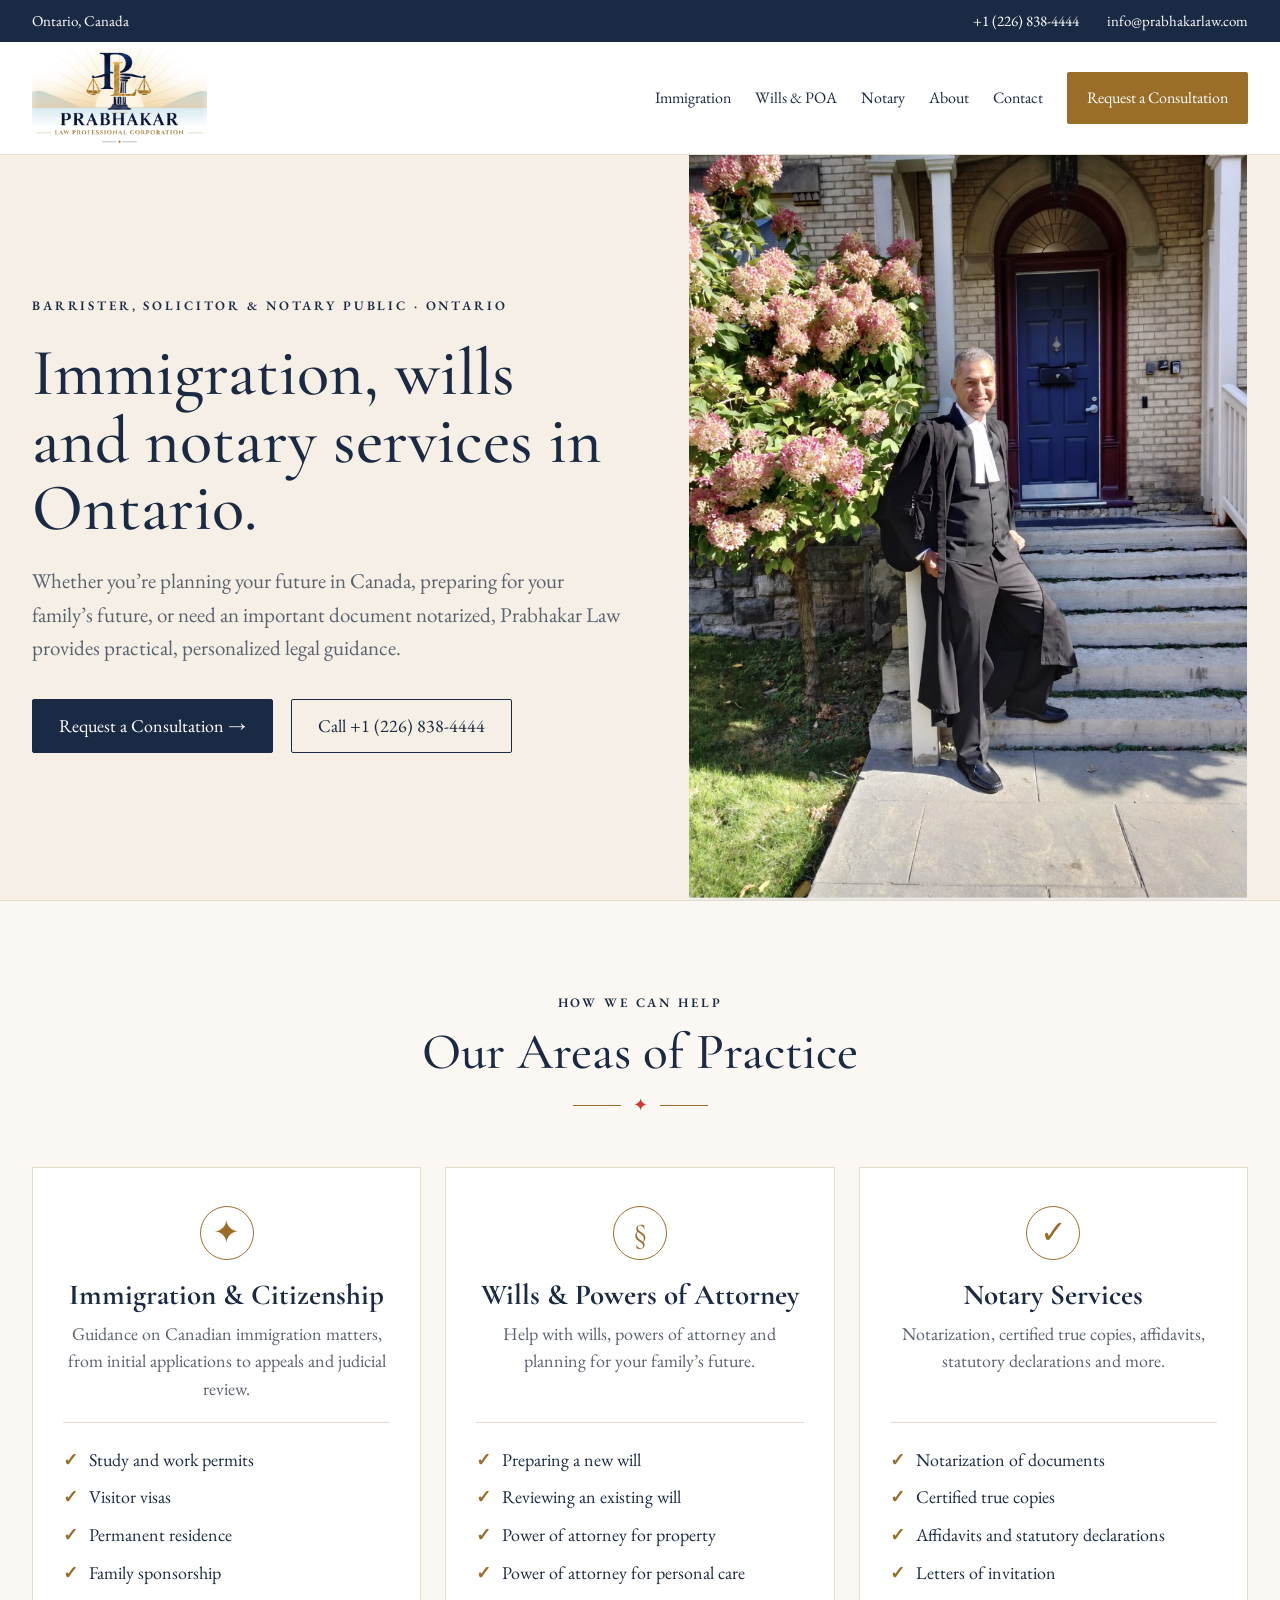
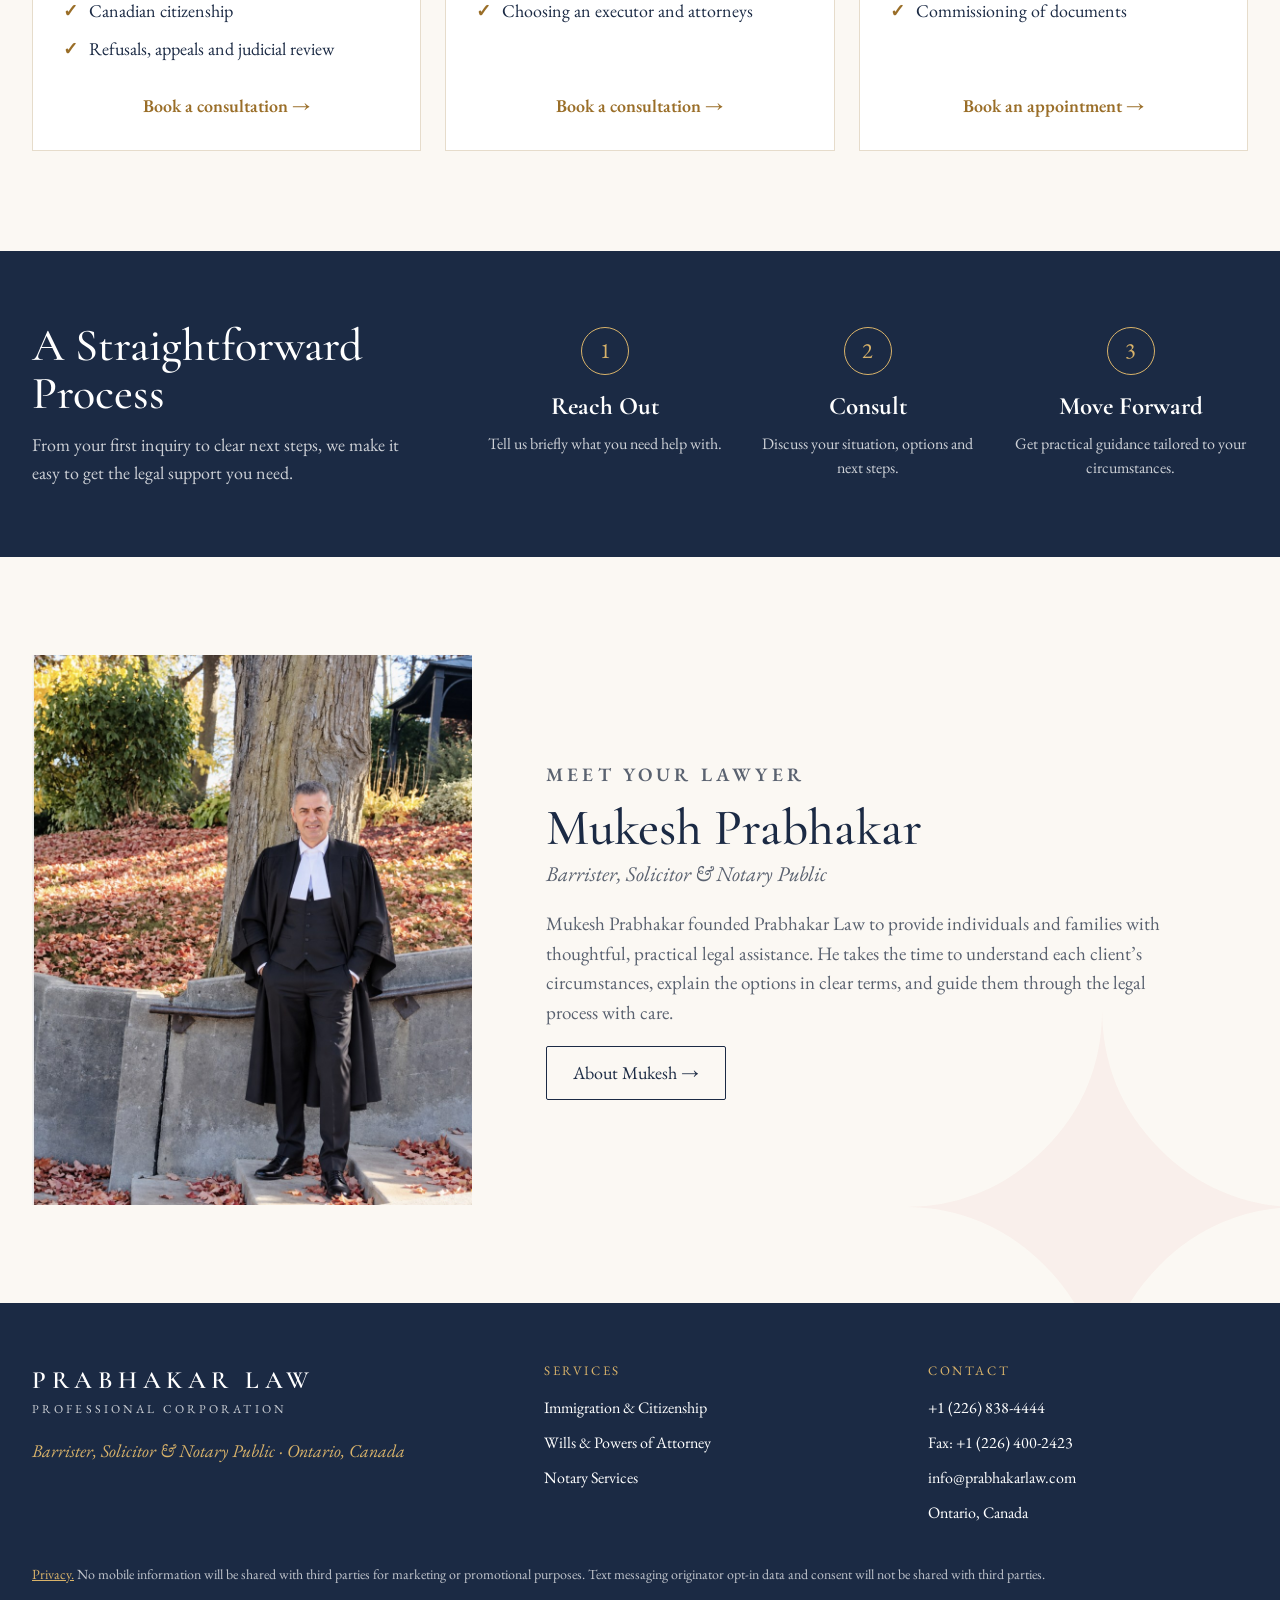
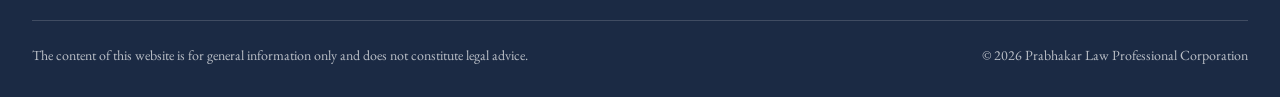
<file: index.html>
<!doctype html>
<html lang="en">
  <head>
    <meta charset="utf-8" />
    <meta name="viewport" content="width=device-width, initial-scale=1" />
    <meta name="description" content="Prabhakar Law Professional Corporation provides immigration, wills, powers of attorney and notary services in Ontario." />
    <title>Prabhakar Law Professional Corporation | Ontario Lawyer</title>
    <link rel="icon" href="assets/images/favicon.svg" type="image/svg+xml" />
    <link rel="preconnect" href="https://fonts.googleapis.com" />
    <link rel="preconnect" href="https://fonts.gstatic.com" crossorigin />
    <link href="https://fonts.googleapis.com/css2?family=Cormorant+Garamond:ital,wght@0,500;0,600;1,500&family=EB+Garamond:ital,wght@0,400;0,500;0,600;1,400&display=swap" rel="stylesheet" />
    <link rel="stylesheet" href="assets/css/styles.css" />
  </head>
  <body>
    <a class="skip-link" href="#main">Skip to main content</a>
    <div class="topbar">
      <div class="container topbar__inner"><span>Ontario, Canada</span><div class="topbar__group"><a href="tel:+12268384444">+1 (226) 838-4444</a><a href="mailto:info@prabhakarlaw.com">info@prabhakarlaw.com</a></div></div>
    </div>
    <header class="site-header">
      <div class="container site-header__inner">
        <a class="brand" href="index.html"><img src="assets/images/logo.jpg" alt="Prabhakar Law Professional Corporation" /></a>
        <button class="nav-toggle" type="button" aria-label="Toggle navigation" aria-expanded="false" data-nav-toggle><span></span></button>
        <nav class="site-nav" aria-label="Primary" data-site-nav>
          <a href="index.html#immigration">Immigration</a><a href="index.html#wills">Wills &amp; POA</a><a href="index.html#notary">Notary</a><a href="about.html">About</a><a href="contact.html">Contact</a><a class="button button--gold" href="contact.html">Request a Consultation</a>
        </nav>
      </div>
    </header>

    <main id="main">
      <section class="hero">
        <div class="container hero__inner">
          <div class="hero__content">
            <p class="eyebrow">Barrister, Solicitor &amp; Notary Public · Ontario</p>
            <h1>Immigration, wills and notary services in Ontario.</h1>
            <p class="hero__lead">Whether you’re planning your future in Canada, preparing for your family’s future, or need an important document notarized, Prabhakar Law provides practical, personalized legal guidance.</p>
            <div class="hero__actions"><a class="button" href="contact.html">Request a Consultation →</a><a class="button button--outline" href="tel:+12268384444">Call +1 (226) 838-4444</a></div>
          </div>
          <div class="hero__media"><img src="assets/images/hero-mukesh.jpg" alt="Mukesh Prabhakar in barrister's robes outside his office" /></div>
        </div>
      </section>

      <section class="services" aria-labelledby="services-title">
        <div class="container">
          <div class="section-heading"><p class="eyebrow">How we can help</p><h2 class="section-title" id="services-title">Our Areas of Practice</h2><div class="ornament" aria-hidden="true">✦</div></div>
          <div class="cards">
            <article class="service-card" id="immigration"><div class="service-icon" aria-hidden="true">✦</div><h3>Immigration &amp; Citizenship</h3><p>Guidance on Canadian immigration matters, from initial applications to appeals and judicial review.</p><ul class="check-list"><li>Study and work permits</li><li>Visitor visas</li><li>Permanent residence</li><li>Family sponsorship</li><li>Canadian citizenship</li><li>Refusals, appeals and judicial review</li></ul><a class="text-link" href="contact.html">Book a consultation →</a></article>
            <article class="service-card" id="wills"><div class="service-icon" aria-hidden="true">§</div><h3>Wills &amp; Powers of Attorney</h3><p>Help with wills, powers of attorney and planning for your family’s future.</p><ul class="check-list"><li>Preparing a new will</li><li>Reviewing an existing will</li><li>Power of attorney for property</li><li>Power of attorney for personal care</li><li>Choosing an executor and attorneys</li></ul><a class="text-link" href="contact.html">Book a consultation →</a></article>
            <article class="service-card" id="notary"><div class="service-icon" aria-hidden="true">✓</div><h3>Notary Services</h3><p>Notarization, certified true copies, affidavits, statutory declarations and more.</p><ul class="check-list"><li>Notarization of documents</li><li>Certified true copies</li><li>Affidavits and statutory declarations</li><li>Letters of invitation</li><li>Commissioning of documents</li></ul><a class="text-link" href="contact.html">Book an appointment →</a></article>
          </div>
        </div>
      </section>

      <section class="process">
        <div class="container process__inner"><div><h2>A Straightforward Process</h2><p>From your first inquiry to clear next steps, we make it easy to get the legal support you need.</p></div><div class="steps"><article class="step"><span class="step__number">1</span><h3>Reach Out</h3><p>Tell us briefly what you need help with.</p></article><article class="step"><span class="step__number">2</span><h3>Consult</h3><p>Discuss your situation, options and next steps.</p></article><article class="step"><span class="step__number">3</span><h3>Move Forward</h3><p>Get practical guidance tailored to your circumstances.</p></article></div></div>
      </section>

      <section class="profile">
        <div class="container profile__inner"><img class="profile__photo" src="assets/images/mukesh-portrait.jpg" alt="Mukesh Prabhakar in court dress" /><div class="profile__content"><p class="eyebrow">Meet your lawyer</p><h2 class="section-title">Mukesh Prabhakar</h2><span class="profile__role">Barrister, Solicitor &amp; Notary Public</span><p>Mukesh Prabhakar founded Prabhakar Law to provide individuals and families with thoughtful, practical legal assistance. He takes the time to understand each client’s circumstances, explain the options in clear terms, and guide them through the legal process with care.</p><a class="button button--outline" href="about.html">About Mukesh →</a></div></div>
      </section>
    </main>

    <footer class="site-footer"><div class="container footer-main"><div class="footer-grid"><div><div class="footer-brand">PRABHAKAR LAW</div><div class="footer-subbrand">PROFESSIONAL CORPORATION</div><p class="footer-tagline">Barrister, Solicitor &amp; Notary Public · Ontario, Canada</p></div><div><span class="footer-heading">Services</span><div class="footer-links"><a href="#immigration">Immigration &amp; Citizenship</a><a href="#wills">Wills &amp; Powers of Attorney</a><a href="#notary">Notary Services</a></div></div><div><span class="footer-heading">Contact</span><div class="footer-links"><a href="tel:+12268384444">+1 (226) 838-4444</a><span>Fax: +1 (226) 400-2423</span><a href="mailto:info@prabhakarlaw.com">info@prabhakarlaw.com</a><span>Ontario, Canada</span></div></div></div><p class="footer-privacy"><a href="privacy.html">Privacy.</a> No mobile information will be shared with third parties for marketing or promotional purposes. Text messaging originator opt-in data and consent will not be shared with third parties.</p></div><div class="container footer-bottom"><span>The content of this website is for general information only and does not constitute legal advice.</span><span>© <span data-year></span> Prabhakar Law Professional Corporation</span></div></footer>
    <script src="assets/js/main.js"></script>
  </body>
</html>
</file>
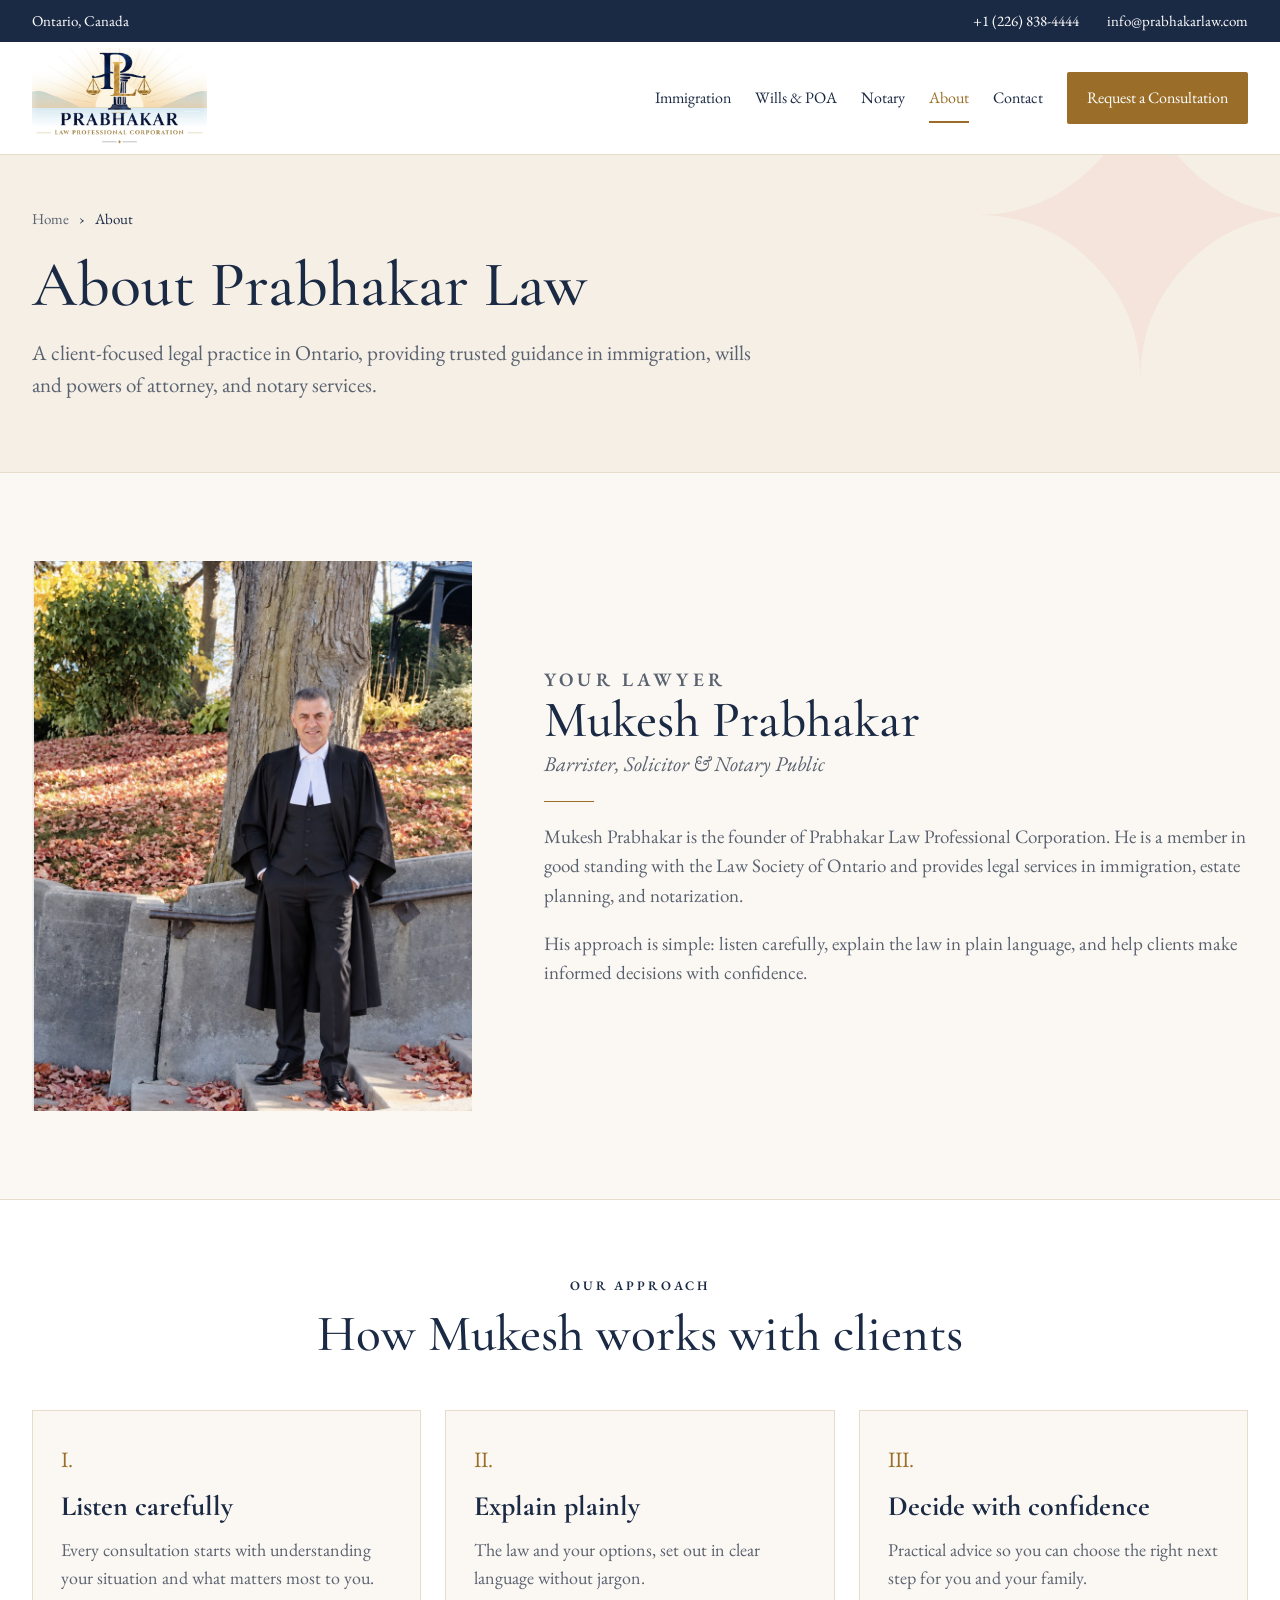
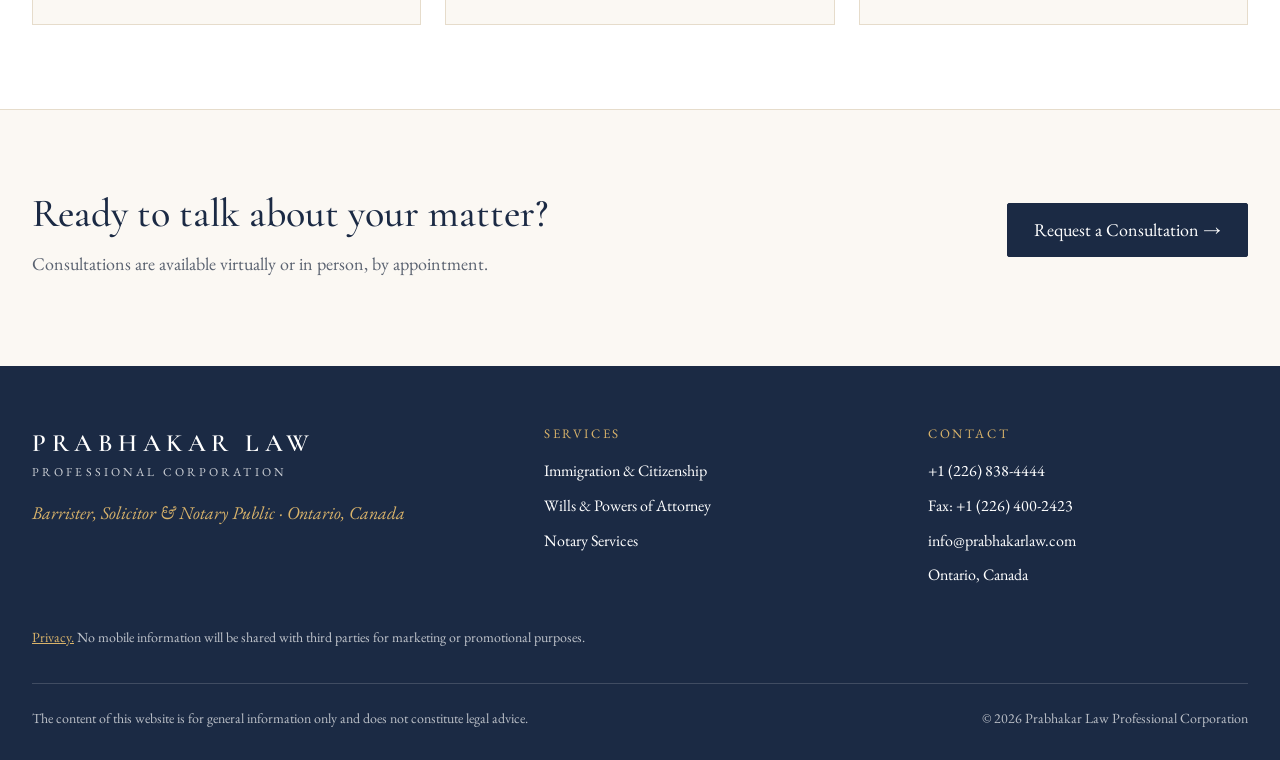
<file: about.html>
<!doctype html>
<html lang="en">
  <head>
    <meta charset="utf-8" /><meta name="viewport" content="width=device-width, initial-scale=1" />
    <meta name="description" content="Learn about Mukesh Prabhakar and the client-focused approach at Prabhakar Law Professional Corporation." />
    <title>About | Prabhakar Law Professional Corporation</title>
    <link rel="icon" href="assets/images/favicon.svg" type="image/svg+xml" />
    <link rel="preconnect" href="https://fonts.googleapis.com" /><link rel="preconnect" href="https://fonts.gstatic.com" crossorigin />
    <link href="https://fonts.googleapis.com/css2?family=Cormorant+Garamond:ital,wght@0,500;0,600;1,500&family=EB+Garamond:ital,wght@0,400;0,500;0,600;1,400&display=swap" rel="stylesheet" /><link rel="stylesheet" href="assets/css/styles.css" />
  </head>
  <body>
    <a class="skip-link" href="#main">Skip to main content</a>
    <div class="topbar"><div class="container topbar__inner"><span>Ontario, Canada</span><div class="topbar__group"><a href="tel:+12268384444">+1 (226) 838-4444</a><a href="mailto:info@prabhakarlaw.com">info@prabhakarlaw.com</a></div></div></div>
    <header class="site-header"><div class="container site-header__inner"><a class="brand" href="index.html"><img src="assets/images/logo.jpg" alt="Prabhakar Law Professional Corporation" /></a><button class="nav-toggle" type="button" aria-label="Toggle navigation" aria-expanded="false" data-nav-toggle><span></span></button><nav class="site-nav" aria-label="Primary" data-site-nav><a href="index.html#immigration">Immigration</a><a href="index.html#wills">Wills &amp; POA</a><a href="index.html#notary">Notary</a><a href="about.html" aria-current="page">About</a><a href="contact.html">Contact</a><a class="button button--gold" href="contact.html">Request a Consultation</a></nav></div></header>
    <main id="main">
      <section class="page-hero"><div class="container page-hero__inner"><nav class="breadcrumb" aria-label="Breadcrumb"><a href="index.html">Home</a><span aria-hidden="true">›</span><span aria-current="page">About</span></nav><h1>About Prabhakar Law</h1><p>A client-focused legal practice in Ontario, providing trusted guidance in immigration, wills and powers of attorney, and notary services.</p></div></section>
      <section class="about-bio"><div class="container about-bio__inner"><img src="assets/images/mukesh-portrait.jpg" alt="Mukesh Prabhakar in court dress" /><div class="about-bio__copy"><p class="eyebrow">Your lawyer</p><h2 class="section-title">Mukesh Prabhakar</h2><span class="profile__role">Barrister, Solicitor &amp; Notary Public</span><div class="gold-rule"></div><p>Mukesh Prabhakar is the founder of Prabhakar Law Professional Corporation. He is a member in good standing with the Law Society of Ontario and provides legal services in immigration, estate planning, and notarization.</p><p>His approach is simple: listen carefully, explain the law in plain language, and help clients make informed decisions with confidence.</p></div></div></section>
      <section class="values"><div class="container"><div class="section-heading"><p class="eyebrow">Our approach</p><h2 class="section-title">How Mukesh works with clients</h2></div><div class="value-grid"><article class="value-card"><span>I.</span><h3>Listen carefully</h3><p>Every consultation starts with understanding your situation and what matters most to you.</p></article><article class="value-card"><span>II.</span><h3>Explain plainly</h3><p>The law and your options, set out in clear language without jargon.</p></article><article class="value-card"><span>III.</span><h3>Decide with confidence</h3><p>Practical advice so you can choose the right next step for you and your family.</p></article></div></div></section>
      <section class="cta"><div class="container cta__inner"><div><h2>Ready to talk about your matter?</h2><p>Consultations are available virtually or in person, by appointment.</p></div><a class="button" href="contact.html">Request a Consultation →</a></div></section>
    </main>
    <footer class="site-footer"><div class="container footer-main"><div class="footer-grid"><div><div class="footer-brand">PRABHAKAR LAW</div><div class="footer-subbrand">PROFESSIONAL CORPORATION</div><p class="footer-tagline">Barrister, Solicitor &amp; Notary Public · Ontario, Canada</p></div><div><span class="footer-heading">Services</span><div class="footer-links"><a href="index.html#immigration">Immigration &amp; Citizenship</a><a href="index.html#wills">Wills &amp; Powers of Attorney</a><a href="index.html#notary">Notary Services</a></div></div><div><span class="footer-heading">Contact</span><div class="footer-links"><a href="tel:+12268384444">+1 (226) 838-4444</a><span>Fax: +1 (226) 400-2423</span><a href="mailto:info@prabhakarlaw.com">info@prabhakarlaw.com</a><span>Ontario, Canada</span></div></div></div><p class="footer-privacy"><a href="privacy.html">Privacy.</a> No mobile information will be shared with third parties for marketing or promotional purposes.</p></div><div class="container footer-bottom"><span>The content of this website is for general information only and does not constitute legal advice.</span><span>© <span data-year></span> Prabhakar Law Professional Corporation</span></div></footer>
    <script src="assets/js/main.js"></script>
  </body>
</html>
</file>
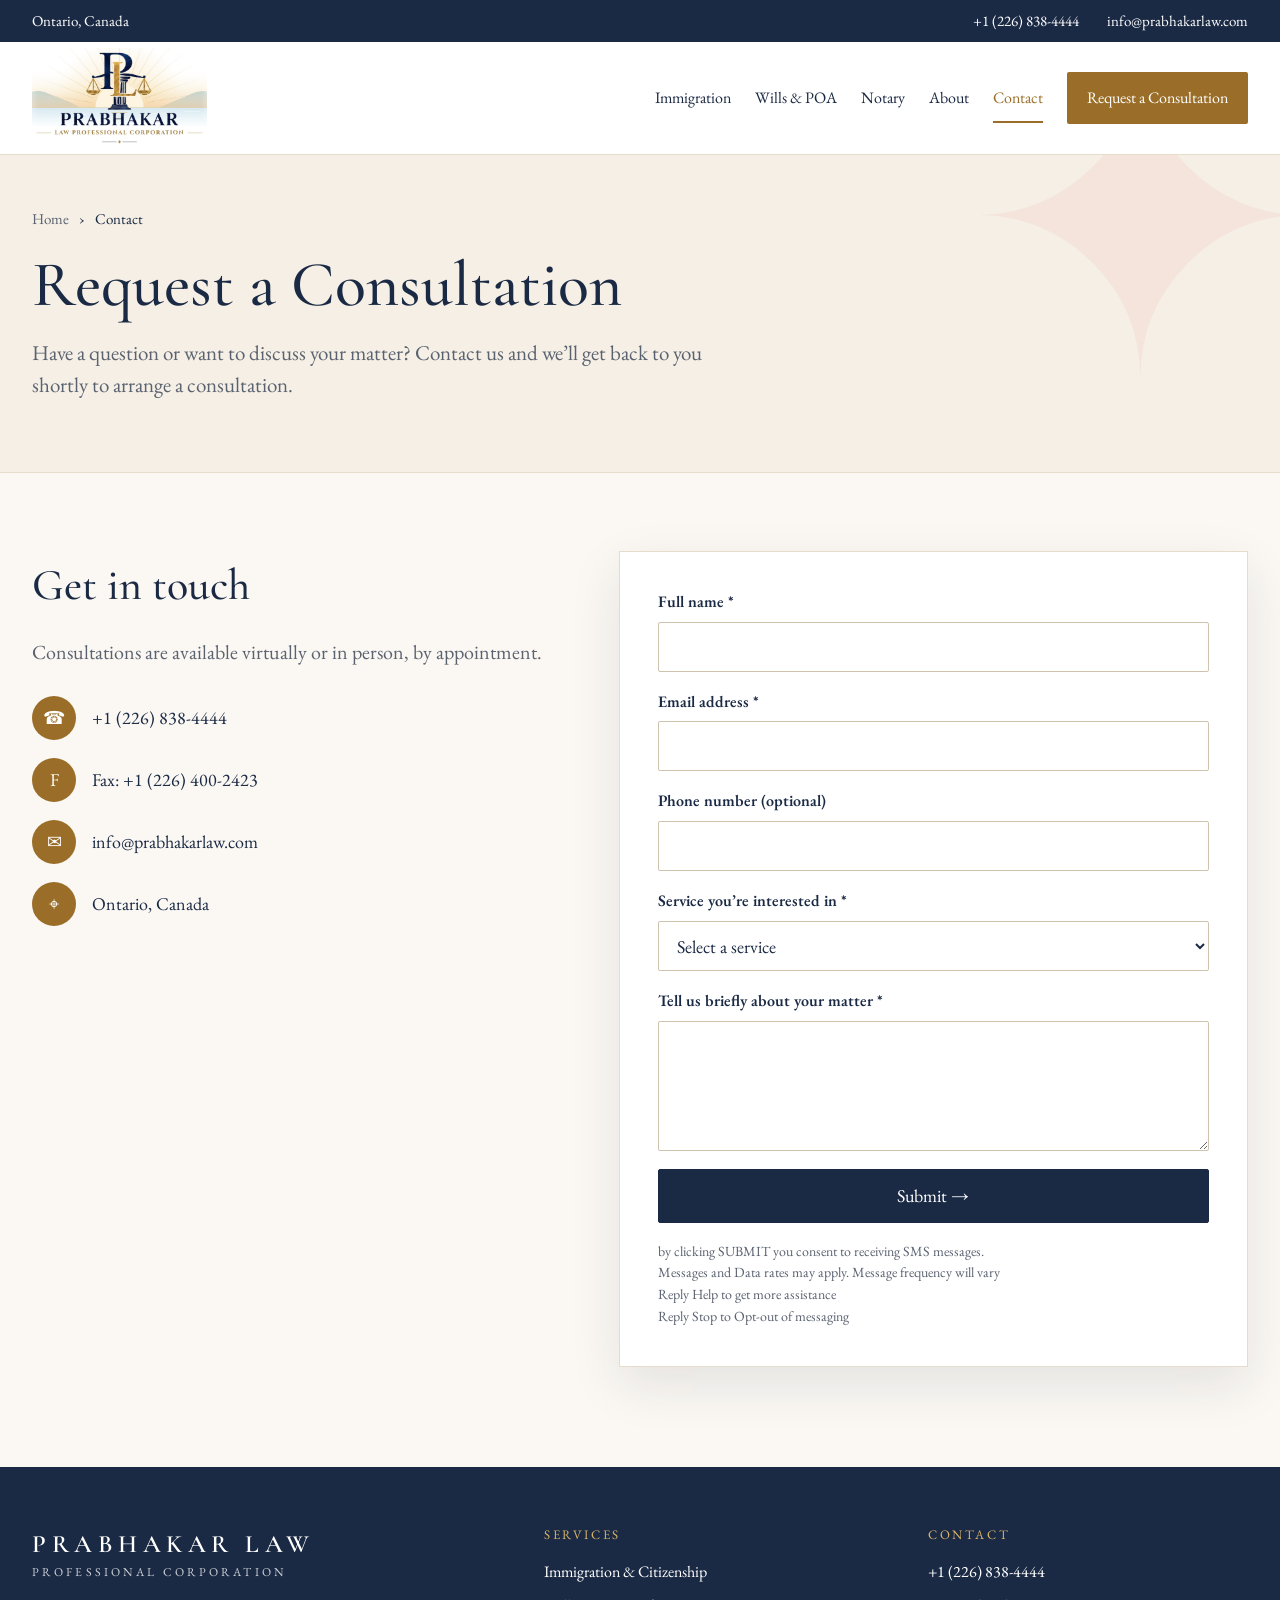
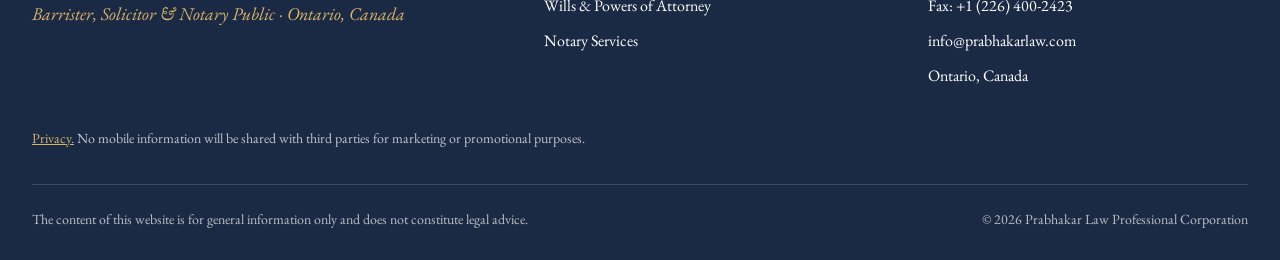
<file: contact.html>
<!doctype html>
<html lang="en">
  <head>
    <meta charset="utf-8" /><meta name="viewport" content="width=device-width, initial-scale=1" />
    <meta name="description" content="Contact Prabhakar Law Professional Corporation to request a consultation." />
    <title>Contact | Prabhakar Law Professional Corporation</title>
    <link rel="icon" href="assets/images/favicon.svg" type="image/svg+xml" />
    <link rel="preconnect" href="https://fonts.googleapis.com" /><link rel="preconnect" href="https://fonts.gstatic.com" crossorigin />
    <link href="https://fonts.googleapis.com/css2?family=Cormorant+Garamond:ital,wght@0,500;0,600;1,500&family=EB+Garamond:ital,wght@0,400;0,500;0,600;1,400&display=swap" rel="stylesheet" /><link rel="stylesheet" href="assets/css/styles.css" />
  </head>
  <body>
    <a class="skip-link" href="#main">Skip to main content</a>
    <div class="topbar"><div class="container topbar__inner"><span>Ontario, Canada</span><div class="topbar__group"><a href="tel:+12268384444">+1 (226) 838-4444</a><a href="mailto:info@prabhakarlaw.com">info@prabhakarlaw.com</a></div></div></div>
    <header class="site-header"><div class="container site-header__inner"><a class="brand" href="index.html"><img src="assets/images/logo.jpg" alt="Prabhakar Law Professional Corporation" /></a><button class="nav-toggle" type="button" aria-label="Toggle navigation" aria-expanded="false" data-nav-toggle><span></span></button><nav class="site-nav" aria-label="Primary" data-site-nav><a href="index.html#immigration">Immigration</a><a href="index.html#wills">Wills &amp; POA</a><a href="index.html#notary">Notary</a><a href="about.html">About</a><a href="contact.html" aria-current="page">Contact</a><a class="button button--gold" href="contact.html">Request a Consultation</a></nav></div></header>
    <main id="main">
      <section class="page-hero"><div class="container page-hero__inner"><nav class="breadcrumb" aria-label="Breadcrumb"><a href="index.html">Home</a><span aria-hidden="true">›</span><span aria-current="page">Contact</span></nav><h1>Request a Consultation</h1><p>Have a question or want to discuss your matter? Contact us and we’ll get back to you shortly to arrange a consultation.</p></div></section>
      <section class="contact"><div class="container contact__grid"><div><h2>Get in touch</h2><p class="contact__intro">Consultations are available virtually or in person, by appointment.</p><div class="contact-list"><a class="contact-item" href="tel:+12268384444"><span class="contact-item__icon" aria-hidden="true">☎</span><span>+1 (226) 838-4444</span></a><div class="contact-item"><span class="contact-item__icon" aria-hidden="true">F</span><span>Fax: +1 (226) 400-2423</span></div><a class="contact-item" href="mailto:info@prabhakarlaw.com"><span class="contact-item__icon" aria-hidden="true">✉</span><span>info@prabhakarlaw.com</span></a><div class="contact-item"><span class="contact-item__icon" aria-hidden="true">⌖</span><span>Ontario, Canada</span></div></div></div>
        <form class="contact-form" data-contact-form><div class="field"><label for="name">Full name *</label><input id="name" name="name" type="text" autocomplete="name" required /></div><div class="field"><label for="email">Email address *</label><input id="email" name="email" type="email" autocomplete="email" required /></div><div class="field"><label for="phone">Phone number (optional)</label><input id="phone" name="phone" type="tel" autocomplete="tel" /></div><div class="field"><label for="service">Service you’re interested in *</label><select id="service" name="service" required><option value="">Select a service</option><option>Immigration &amp; Citizenship</option><option>Wills &amp; Powers of Attorney</option><option>Notary Services</option><option>Something else</option></select></div><div class="field"><label for="message">Tell us briefly about your matter *</label><textarea id="message" name="message" required></textarea></div><button class="button" type="submit">Submit →</button><div class="form-consent"><p>by clicking SUBMIT you consent to receiving SMS messages.</p><p>Messages and Data rates may apply. Message frequency will vary</p><p>Reply Help to get more assistance</p><p>Reply Stop to Opt-out of messaging</p></div><p class="form-status" role="status" data-form-status></p></form>
      </div></section>
    </main>
    <footer class="site-footer"><div class="container footer-main"><div class="footer-grid"><div><div class="footer-brand">PRABHAKAR LAW</div><div class="footer-subbrand">PROFESSIONAL CORPORATION</div><p class="footer-tagline">Barrister, Solicitor &amp; Notary Public · Ontario, Canada</p></div><div><span class="footer-heading">Services</span><div class="footer-links"><a href="index.html#immigration">Immigration &amp; Citizenship</a><a href="index.html#wills">Wills &amp; Powers of Attorney</a><a href="index.html#notary">Notary Services</a></div></div><div><span class="footer-heading">Contact</span><div class="footer-links"><a href="tel:+12268384444">+1 (226) 838-4444</a><span>Fax: +1 (226) 400-2423</span><a href="mailto:info@prabhakarlaw.com">info@prabhakarlaw.com</a><span>Ontario, Canada</span></div></div></div><p class="footer-privacy"><a href="privacy.html">Privacy.</a> No mobile information will be shared with third parties for marketing or promotional purposes.</p></div><div class="container footer-bottom"><span>The content of this website is for general information only and does not constitute legal advice.</span><span>© <span data-year></span> Prabhakar Law Professional Corporation</span></div></footer>
    <script src="assets/js/main.js"></script>
  </body>
</html>
</file>
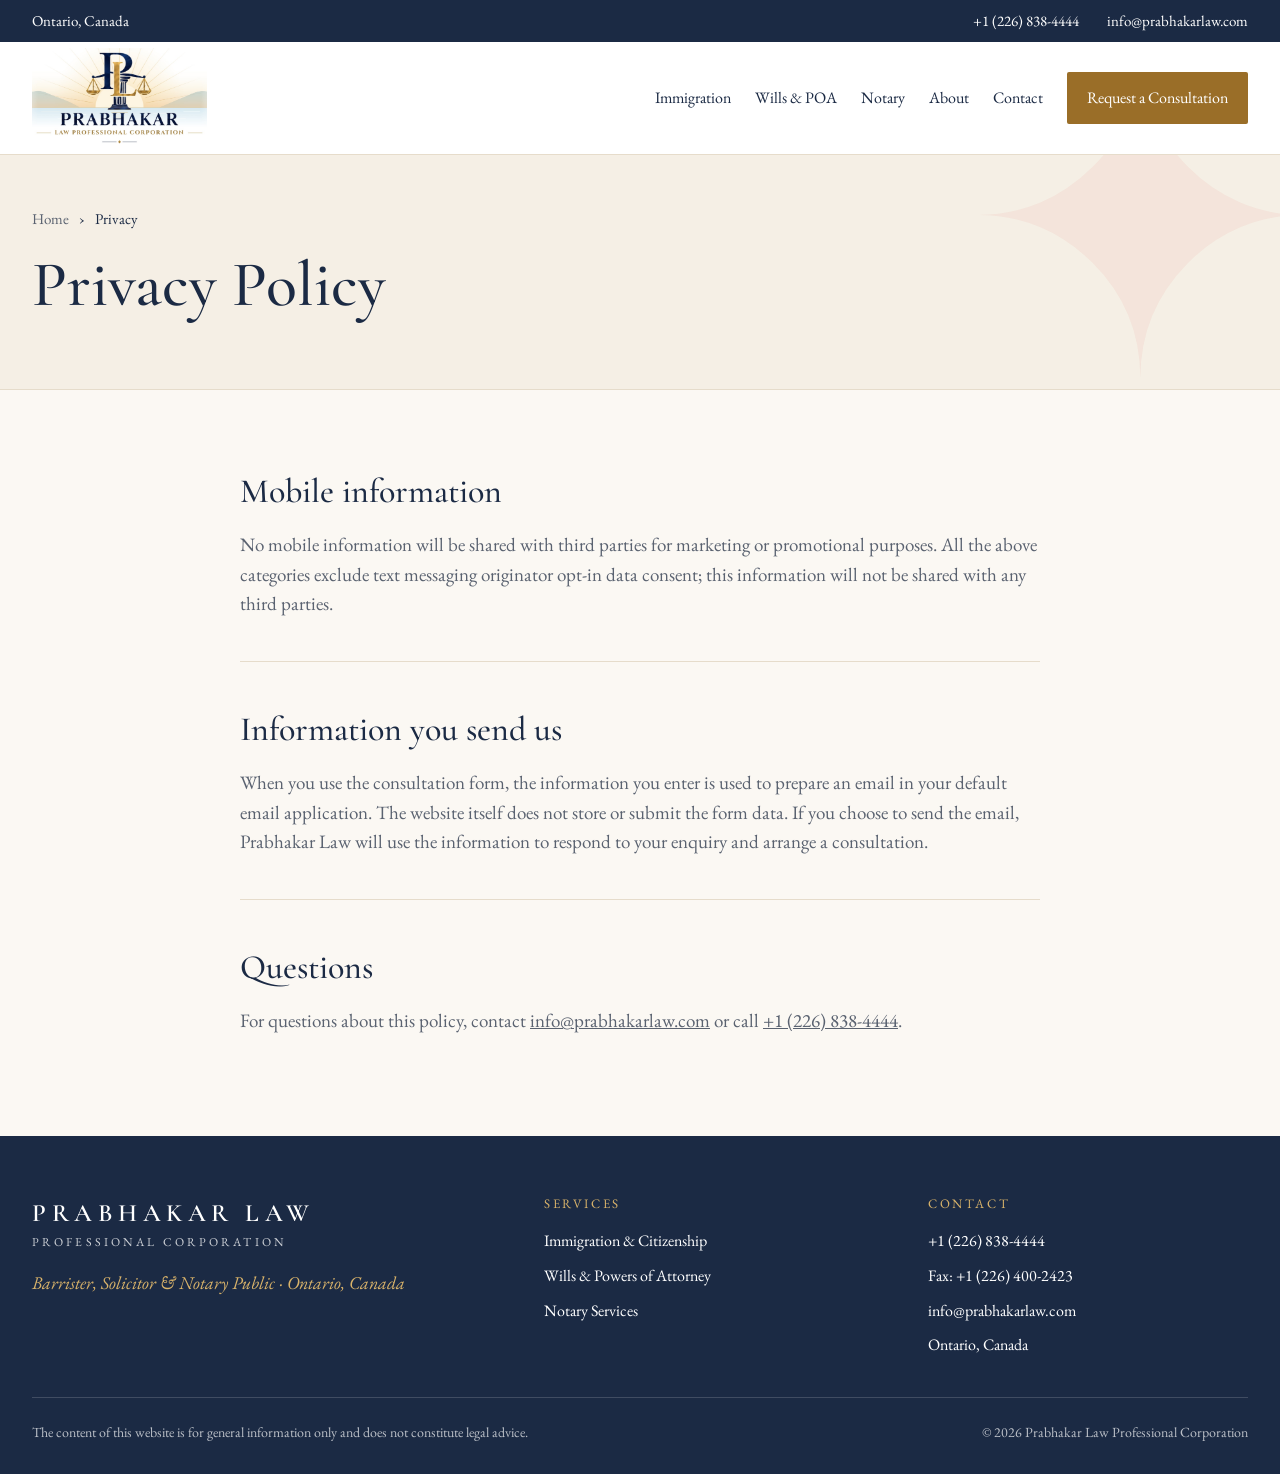
<file: privacy.html>
<!doctype html>
<html lang="en">
  <head>
    <meta charset="utf-8" /><meta name="viewport" content="width=device-width, initial-scale=1" />
    <meta name="description" content="Privacy policy for Prabhakar Law Professional Corporation." />
    <title>Privacy Policy | Prabhakar Law Professional Corporation</title>
    <link rel="icon" href="assets/images/favicon.svg" type="image/svg+xml" />
    <link rel="preconnect" href="https://fonts.googleapis.com" /><link rel="preconnect" href="https://fonts.gstatic.com" crossorigin />
    <link href="https://fonts.googleapis.com/css2?family=Cormorant+Garamond:ital,wght@0,500;0,600;1,500&family=EB+Garamond:ital,wght@0,400;0,500;0,600;1,400&display=swap" rel="stylesheet" /><link rel="stylesheet" href="assets/css/styles.css" />
  </head>
  <body>
    <a class="skip-link" href="#main">Skip to main content</a>
    <div class="topbar"><div class="container topbar__inner"><span>Ontario, Canada</span><div class="topbar__group"><a href="tel:+12268384444">+1 (226) 838-4444</a><a href="mailto:info@prabhakarlaw.com">info@prabhakarlaw.com</a></div></div></div>
    <header class="site-header"><div class="container site-header__inner"><a class="brand" href="index.html"><img src="assets/images/logo.jpg" alt="Prabhakar Law Professional Corporation" /></a><button class="nav-toggle" type="button" aria-label="Toggle navigation" aria-expanded="false" data-nav-toggle><span></span></button><nav class="site-nav" aria-label="Primary" data-site-nav><a href="index.html#immigration">Immigration</a><a href="index.html#wills">Wills &amp; POA</a><a href="index.html#notary">Notary</a><a href="about.html">About</a><a href="contact.html">Contact</a><a class="button button--gold" href="contact.html">Request a Consultation</a></nav></div></header>
    <main id="main">
      <section class="page-hero"><div class="container page-hero__inner"><nav class="breadcrumb" aria-label="Breadcrumb"><a href="index.html">Home</a><span aria-hidden="true">›</span><span aria-current="page">Privacy</span></nav><h1>Privacy Policy</h1></div></section>
      <div class="privacy"><div class="container privacy__content"><section><h2>Mobile information</h2><p>No mobile information will be shared with third parties for marketing or promotional purposes. All the above categories exclude text messaging originator opt-in data consent; this information will not be shared with any third parties.</p></section><section><h2>Information you send us</h2><p>When you use the consultation form, the information you enter is used to prepare an email in your default email application. The website itself does not store or submit the form data. If you choose to send the email, Prabhakar Law will use the information to respond to your enquiry and arrange a consultation.</p></section><section><h2>Questions</h2><p>For questions about this policy, contact <a href="mailto:info@prabhakarlaw.com">info@prabhakarlaw.com</a> or call <a href="tel:+12268384444">+1 (226) 838-4444</a>.</p></section></div></div>
    </main>
    <footer class="site-footer"><div class="container footer-main"><div class="footer-grid"><div><div class="footer-brand">PRABHAKAR LAW</div><div class="footer-subbrand">PROFESSIONAL CORPORATION</div><p class="footer-tagline">Barrister, Solicitor &amp; Notary Public · Ontario, Canada</p></div><div><span class="footer-heading">Services</span><div class="footer-links"><a href="index.html#immigration">Immigration &amp; Citizenship</a><a href="index.html#wills">Wills &amp; Powers of Attorney</a><a href="index.html#notary">Notary Services</a></div></div><div><span class="footer-heading">Contact</span><div class="footer-links"><a href="tel:+12268384444">+1 (226) 838-4444</a><span>Fax: +1 (226) 400-2423</span><a href="mailto:info@prabhakarlaw.com">info@prabhakarlaw.com</a><span>Ontario, Canada</span></div></div></div></div><div class="container footer-bottom"><span>The content of this website is for general information only and does not constitute legal advice.</span><span>© <span data-year></span> Prabhakar Law Professional Corporation</span></div></footer>
    <script src="assets/js/main.js"></script>
  </body>
</html>
</file>
<file: assets/css/styles.css>
:root {
  --navy: #1b2a44;
  --navy-2: #111d31;
  --gold: #9a6e28;
  --gold-light: #d9b36a;
  --cream: #fbf8f3;
  --cream-2: #f5efe5;
  --paper: #ffffff;
  --line: #e6dccb;
  --text: #1b2a44;
  --muted: #5a6270;
  --red: #d03632;
  --shadow: 0 18px 48px rgba(27, 42, 68, 0.10);
  --container: 1240px;
}

* { box-sizing: border-box; }
html { scroll-behavior: smooth; }
body {
  margin: 0;
  background: var(--cream);
  color: var(--text);
  font-family: "EB Garamond", Georgia, serif;
  font-size: 18px;
  line-height: 1.55;
  -webkit-font-smoothing: antialiased;
}
body.nav-open { overflow: hidden; }
img { display: block; max-width: 100%; }
a { color: inherit; }
button, input, select, textarea { font: inherit; }
.container { width: min(calc(100% - 64px), var(--container)); margin-inline: auto; }
.skip-link { position: fixed; left: 16px; top: -80px; z-index: 1000; padding: 10px 14px; background: #fff; color: var(--navy); }
.skip-link:focus { top: 16px; }

.topbar { background: var(--navy); color: #fff; font-size: 15px; }
.topbar__inner { min-height: 42px; display: flex; align-items: center; justify-content: space-between; gap: 16px 28px; }
.topbar__group { display: flex; flex-wrap: wrap; gap: 8px 28px; }
.topbar a { color: #fff; text-decoration: none; }
.topbar a:hover { color: var(--gold-light); }

.site-header { position: relative; z-index: 50; background: rgba(255,255,255,.98); border-bottom: 1px solid var(--line); }
.site-header__inner { min-height: 112px; display: flex; align-items: center; justify-content: space-between; gap: 26px; }
.brand { flex: 0 1 270px; text-decoration: none; }
.brand img { width: 270px; max-height: 100px; object-fit: contain; object-position: left center; }
.nav-toggle { display: none; width: 46px; height: 46px; border: 1px solid var(--line); background: #fff; color: var(--navy); cursor: pointer; }
.nav-toggle span, .nav-toggle::before, .nav-toggle::after { content: ""; display: block; width: 22px; height: 2px; margin: 5px auto; background: currentColor; transition: .2s ease; }
.nav-toggle[aria-expanded="true"] span { opacity: 0; }
.nav-toggle[aria-expanded="true"]::before { transform: translateY(7px) rotate(45deg); }
.nav-toggle[aria-expanded="true"]::after { transform: translateY(-7px) rotate(-45deg); }
.site-nav { display: flex; align-items: center; gap: 8px 24px; }
.site-nav a { padding: 13px 0 10px; text-decoration: none; font-size: 16px; border-bottom: 2px solid transparent; }
.site-nav a:hover, .site-nav a[aria-current="page"] { color: var(--gold); border-color: var(--gold); }
.site-nav .button { padding: 13px 20px; border: 0; color: #fff; }
.site-nav .button:hover { color: #fff; border: 0; }

.button { min-height: 52px; display: inline-flex; align-items: center; justify-content: center; gap: 10px; padding: 12px 26px; border: 1px solid var(--navy); border-radius: 2px; background: var(--navy); color: #fff; text-decoration: none; cursor: pointer; transition: transform .2s ease, background .2s ease; }
.button:hover { transform: translateY(-2px); background: var(--navy-2); }
.button--gold { border-color: var(--gold); background: var(--gold); }
.button--outline { background: transparent; color: var(--navy); }
.button--outline:hover { background: var(--navy); color: #fff; }
.eyebrow { margin: 0; font-size: 13px; font-weight: 600; letter-spacing: .22em; text-transform: uppercase; }
.section-title { margin: 0; font-family: "Cormorant Garamond", Georgia, serif; font-size: clamp(38px, 4vw, 54px); font-weight: 500; line-height: 1.05; }
.section-heading { display: grid; justify-items: center; gap: 12px; text-align: center; margin-bottom: 48px; }
.ornament { display: flex; align-items: center; gap: 12px; color: var(--red); }
.ornament::before, .ornament::after { content: ""; width: 48px; height: 1px; background: var(--gold); }

.hero { background: var(--cream-2); border-bottom: 1px solid var(--line); }
.hero__inner { display: grid; grid-template-columns: 1.08fr .92fr; min-height: 620px; }
.hero__content { align-self: center; padding: 82px 68px 88px 0; }
.hero h1 { max-width: 720px; margin: 22px 0; font-family: "Cormorant Garamond", Georgia, serif; font-size: clamp(50px, 5.2vw, 76px); font-weight: 500; line-height: 1.02; }
.hero__lead { max-width: 610px; margin: 0; color: var(--muted); font-size: 21px; line-height: 1.6; }
.hero__actions { display: flex; flex-wrap: wrap; gap: 14px 18px; margin-top: 34px; }
.hero__media { min-height: 620px; }
.hero__media img { width: 100%; height: 100%; object-fit: cover; object-position: 50% 25%; }

.services { padding: 92px 0 100px; }
.cards { display: grid; grid-template-columns: repeat(3, 1fr); gap: 24px; }
.service-card { display: flex; flex-direction: column; align-items: center; min-width: 0; padding: 38px 30px 30px; background: var(--paper); border: 1px solid var(--line); text-align: center; transition: transform .2s ease, box-shadow .2s ease; }
.service-card:hover { transform: translateY(-4px); box-shadow: var(--shadow); }
.service-icon { width: 54px; height: 54px; display: grid; place-items: center; color: var(--gold); font-family: "Cormorant Garamond", serif; font-size: 32px; border: 1px solid var(--gold); border-radius: 50%; }
.service-card h3 { margin: 18px 0 8px; font-family: "Cormorant Garamond", Georgia, serif; font-size: 29px; line-height: 1.15; }
.service-card > p { min-height: 84px; margin: 0; color: var(--muted); }
.check-list { width: 100%; margin: 18px 0 24px; padding: 18px 0 0; border-top: 1px solid var(--line); list-style: none; text-align: left; }
.check-list li { position: relative; padding: 5px 0 5px 26px; }
.check-list li::before { content: "✓"; position: absolute; left: 0; color: var(--gold); font-weight: 700; }
.text-link { margin-top: auto; color: var(--gold); font-weight: 600; text-decoration: none; }
.text-link:hover { text-decoration: underline; }

.process { padding: 70px 0; background: var(--navy); color: #fff; }
.process__inner { display: grid; grid-template-columns: .85fr 1.65fr; align-items: center; gap: 64px; }
.process h2 { margin: 0 0 14px; font-family: "Cormorant Garamond", Georgia, serif; font-size: 46px; font-weight: 500; line-height: 1.05; }
.process p { margin: 0; color: rgba(255,255,255,.78); }
.steps { display: grid; grid-template-columns: repeat(3, 1fr); gap: 28px; }
.step { position: relative; text-align: center; }
.step__number { width: 48px; height: 48px; display: grid; place-items: center; margin: 0 auto 12px; border: 1px solid var(--gold-light); border-radius: 50%; color: var(--gold-light); font-size: 22px; }
.step h3 { margin: 0 0 6px; font-family: "Cormorant Garamond", serif; font-size: 25px; }
.step p { font-size: 16px; }

.profile { position: relative; overflow: hidden; padding: 98px 0; }
.profile::after { content: "✦"; position: absolute; right: -40px; bottom: -170px; color: rgba(208,54,50,.045); font-size: 520px; line-height: 1; }
.profile__inner { position: relative; z-index: 1; display: grid; grid-template-columns: minmax(300px, 440px) 1fr; align-items: center; gap: 74px; }
.profile__photo { aspect-ratio: 4/5; width: 100%; object-fit: cover; object-position: 58% 25%; }
.profile__content { max-width: 620px; }
.profile__content h2 { margin: 12px 0 2px; }
.profile__role { color: var(--muted); font-size: 21px; font-style: italic; }
.profile__content p { color: var(--muted); font-size: 19px; }

.page-hero { position: relative; overflow: hidden; padding: 52px 0 70px; background: var(--cream-2); border-bottom: 1px solid var(--line); }
.page-hero::after { content: "✦"; position: absolute; right: -40px; top: -150px; color: rgba(208,54,50,.06); font-size: 430px; line-height: 1; }
.page-hero__inner { position: relative; z-index: 1; }
.breadcrumb { display: flex; gap: 10px; margin-bottom: 22px; font-size: 15px; }
.breadcrumb a { color: var(--muted); text-decoration: none; }
.page-hero h1 { margin: 0; font-family: "Cormorant Garamond", Georgia, serif; font-size: clamp(48px, 5vw, 66px); font-weight: 500; line-height: 1.04; }
.page-hero p { max-width: 720px; margin: 18px 0 0; color: var(--muted); font-size: 21px; }

.about-bio { padding: 88px 0; }
.about-bio__inner { display: grid; grid-template-columns: minmax(300px, 440px) 1fr; align-items: center; gap: 72px; }
.about-bio img { aspect-ratio: 4/5; width: 100%; object-fit: cover; object-position: 58% 25%; }
.about-bio__copy h2 { margin: 0; }
.about-bio__copy p { color: var(--muted); font-size: 19px; }
.gold-rule { width: 50px; height: 1px; margin: 20px 0; background: var(--gold); }
.values { padding: 76px 0 84px; background: #fff; border-block: 1px solid var(--line); }
.value-grid { display: grid; grid-template-columns: repeat(3,1fr); gap: 24px; }
.value-card { padding: 32px 28px; background: var(--cream); border: 1px solid var(--line); }
.value-card span { color: var(--gold); font-size: 22px; }
.value-card h3 { margin: 8px 0; font-family: "Cormorant Garamond", serif; font-size: 28px; }
.value-card p { margin: 0; color: var(--muted); }
.cta { padding: 72px 0 88px; }
.cta__inner { display: flex; align-items: center; justify-content: space-between; gap: 30px 48px; }
.cta h2 { margin: 0 0 6px; font-family: "Cormorant Garamond", serif; font-size: 40px; font-weight: 500; }
.cta p { margin: 0; color: var(--muted); }

.contact { padding: 78px 0 100px; }
.contact__grid { display: grid; grid-template-columns: .9fr 1.1fr; align-items: start; gap: 72px; }
.contact h2 { margin: 0 0 18px; font-family: "Cormorant Garamond", serif; font-size: 44px; font-weight: 500; }
.contact__intro { margin: 0 0 28px; color: var(--muted); font-size: 20px; }
.contact-list { display: grid; gap: 18px; }
.contact-item { display: flex; align-items: center; gap: 16px; text-decoration: none; }
.contact-item__icon { width: 44px; height: 44px; flex: 0 0 44px; display: grid; place-items: center; border-radius: 50%; background: var(--gold); color: #fff; }
.contact-form { display: grid; gap: 18px; padding: 38px; background: #fff; border: 1px solid var(--line); box-shadow: var(--shadow); }
.field { display: grid; gap: 7px; }
.field label { font-size: 16px; font-weight: 600; }
.field input, .field select, .field textarea { width: 100%; border: 1px solid #cfc3ae; border-radius: 2px; background: #fff; color: var(--navy); padding: 12px 14px; outline: none; }
.field input, .field select { height: 50px; }
.field textarea { min-height: 130px; resize: vertical; }
.field input:focus, .field select:focus, .field textarea:focus { border-color: var(--gold); box-shadow: 0 0 0 3px rgba(154,110,40,.13); }
.form-note, .form-status { margin: 0; color: var(--muted); font-size: 14px; }
.form-consent { color: var(--muted); font-size: 14px; line-height: 1.55; }
.form-consent p { margin: 0; }
.form-status { display: none; padding: 12px 14px; background: var(--cream-2); border-left: 3px solid var(--gold); }
.form-status.is-visible { display: block; }

.privacy { padding: 76px 0 100px; }
.privacy__content { max-width: 800px; }
.privacy section + section { margin-top: 42px; padding-top: 42px; border-top: 1px solid var(--line); }
.privacy h2 { margin: 0 0 12px; font-family: "Cormorant Garamond", serif; font-size: 34px; font-weight: 500; }
.privacy p { margin: 0; color: var(--muted); font-size: 19px; }

.site-footer { background: var(--navy); color: #fff; }
.footer-main { padding: 58px 0 34px; }
.footer-grid { display: grid; grid-template-columns: 1.4fr 1fr 1fr; gap: 44px 64px; }
.footer-brand { font-family: "Cormorant Garamond", serif; font-size: 25px; font-weight: 600; letter-spacing: .22em; }
.footer-subbrand { font-size: 12px; letter-spacing: .26em; color: rgba(255,255,255,.78); }
.footer-tagline { color: var(--gold-light); font-style: italic; }
.footer-heading { display: block; margin-bottom: 10px; color: var(--gold-light); font-size: 13px; letter-spacing: .2em; text-transform: uppercase; }
.footer-links { display: grid; }
.footer-links a, .footer-links span { padding: 5px 0; color: #fff; text-decoration: none; font-size: 16px; }
.footer-links a:hover { color: var(--gold-light); }
.footer-privacy { margin: 34px 0 0; color: rgba(255,255,255,.72); font-size: 14px; }
.footer-privacy a { color: var(--gold-light); }
.footer-bottom { display: flex; justify-content: space-between; gap: 18px 30px; padding: 24px 0 30px; border-top: 1px solid rgba(255,255,255,.16); color: rgba(255,255,255,.7); font-size: 14px; }

@media (max-width: 1000px) {
  .nav-toggle { display: block; }
  .site-header__inner { min-height: 96px; }
  .brand img { width: 230px; max-height: 82px; }
  .site-nav { position: fixed; inset: 138px 0 auto; display: none; align-items: stretch; padding: 24px 32px 34px; background: #fff; border-bottom: 1px solid var(--line); box-shadow: 0 20px 40px rgba(27,42,68,.14); }
  .site-nav.is-open { display: grid; }
  .site-nav a { padding: 12px 0; }
  .site-nav .button { margin-top: 8px; }
  .hero__inner { grid-template-columns: 1fr; }
  .hero__content { padding: 72px 0; }
  .hero__media { min-height: 540px; }
  .cards { grid-template-columns: 1fr; }
  .service-card > p { min-height: 0; }
  .process__inner { grid-template-columns: 1fr; text-align: center; }
  .about-bio__inner, .profile__inner, .contact__grid { grid-template-columns: 1fr; }
  .about-bio img, .profile__photo { max-width: 520px; }
}

@media (max-width: 720px) {
  .container { width: min(calc(100% - 36px), var(--container)); }
  .topbar__inner { align-items: flex-start; flex-direction: column; padding: 9px 0; gap: 4px; }
  .topbar__group { gap: 4px 18px; }
  .site-header__inner { min-height: 82px; }
  .brand img { width: 205px; max-height: 70px; }
  .site-nav { inset: 132px 0 auto; padding-inline: 18px; }
  .hero__content { padding: 58px 0 64px; }
  .hero h1 { font-size: 50px; }
  .hero__media { min-height: 430px; }
  .services { padding: 70px 0; }
  .service-card { padding-inline: 22px; }
  .steps { grid-template-columns: 1fr; gap: 34px; }
  .profile, .about-bio { padding: 72px 0; }
  .profile__inner, .about-bio__inner { gap: 38px; }
  .value-grid { grid-template-columns: 1fr; }
  .cta__inner { align-items: flex-start; flex-direction: column; }
  .contact { padding: 62px 0 78px; }
  .contact__grid { gap: 48px; }
  .contact-form { padding: 24px 20px; }
  .footer-grid { grid-template-columns: 1fr; }
  .footer-bottom { flex-direction: column; }
}

@media (prefers-reduced-motion: reduce) {
  html { scroll-behavior: auto; }
  *, *::before, *::after { transition-duration: .01ms !important; animation-duration: .01ms !important; }
}
</file>
